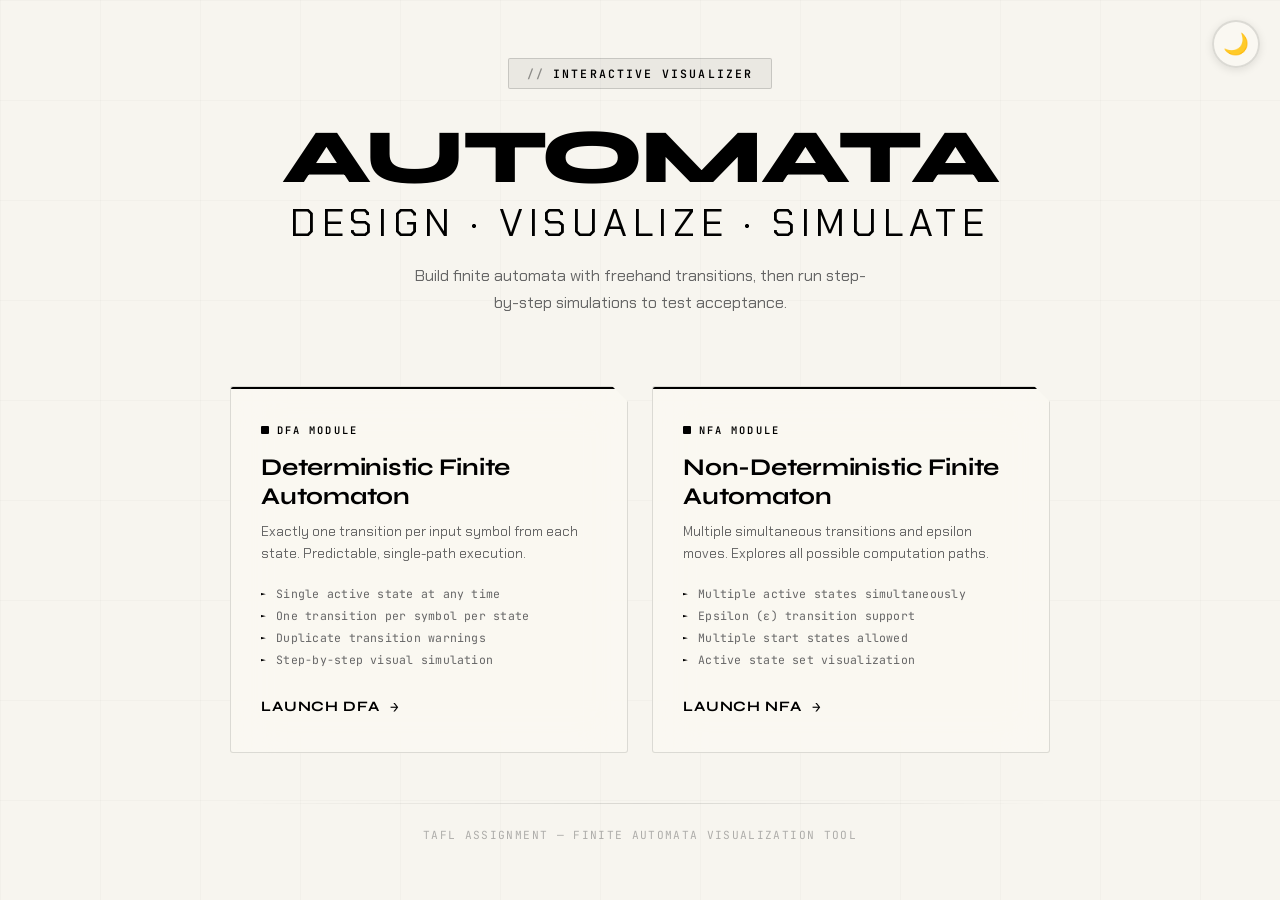
<file: docs/index.html>
<!DOCTYPE html>
<html lang="en">

<head>
    <meta charset="UTF-8">
    <meta name="viewport" content="width=device-width, initial-scale=1.0">
    <title>Automata Simulator — DFA & NFA</title>
    <link rel="preconnect" href="https://fonts.googleapis.com">
    <link rel="preconnect" href="https://fonts.gstatic.com" crossorigin>
    <link href="https://fonts.googleapis.com/css2?family=Syne:wght@400;600;700;800&family=Chakra+Petch:wght@300;400;500;600;700&family=JetBrains+Mono:wght@400;500;600;700&display=swap"
        rel="stylesheet">
    <style>
        :root {
            /* Light theme (default) */
            --bg-dark: #f7f5ef;
            --primary: #000000;
            --primary-glow: rgba(0, 0, 0, 0.15);
            --nfa-accent: #000000;
            --nfa-glow: rgba(0, 0, 0, 0.15);
            --text-primary: #000000;
            --text-secondary: #666666;
            --border-glow: rgba(0, 0, 0, 0.12);
            --surface: rgba(250, 248, 242, 0.95);
        }

        /* Dark theme */
        html[data-theme="dark"] {
            --bg-dark: #000000;
            --primary: #ffffff;
            --primary-glow: rgba(255, 255, 255, 0.25);
            --nfa-accent: #ffffff;
            --nfa-glow: rgba(255, 255, 255, 0.2);
            --text-primary: #ffffff;
            --text-secondary: #b5b5b5;
            --border-glow: rgba(255, 255, 255, 0.2);
            --surface: rgba(10, 10, 10, 0.9);
        }

        * {
            box-sizing: border-box;
            margin: 0;
            padding: 0;
        }

        body {
            background-color: var(--bg-dark);
            color: var(--text-primary);
            font-family: 'Chakra Petch', sans-serif;
            min-height: 100vh;
            overflow-x: hidden;
        }

        /* Blueprint grid — layered major + minor gridlines (light theme) */
        body::before {
            content: "";
            position: fixed;
            top: 0;
            left: 0;
            width: 100%;
            height: 100%;
            background-image:
                linear-gradient(rgba(0, 0, 0, 0.02) 1px, transparent 1px),
                linear-gradient(90deg, rgba(0, 0, 0, 0.02) 1px, transparent 1px);
            background-size: 100px 100px;
            z-index: 0;
            pointer-events: none;
        }

        [data-theme="dark"]::before {
            background-image:
                linear-gradient(rgba(255, 255, 255, 0.06) 1px, transparent 1px),
                linear-gradient(90deg, rgba(255, 255, 255, 0.06) 1px, transparent 1px);
            background-size: 140px 140px;
        }

        /* Scanline overlay */
        body::after {
            content: "";
            position: fixed;
            top: 0;
            left: 0;
            width: 100%;
            height: 100%;
            background: transparent;
            z-index: 9999;
            pointer-events: none;
        }

        [data-theme="dark"]::after {
            background: repeating-linear-gradient(
                0deg,
                transparent,
                transparent 2px,
                rgba(0, 0, 0, 0.025) 2px,
                rgba(0, 0, 0, 0.025) 4px
            );
        }

        /* Ambient glow — subtle, structural  */
        .glow {
            position: fixed;
            border-radius: 50%;
            filter: blur(140px);
            z-index: 0;
            pointer-events: none;
            opacity: 0;
        }

        [data-theme="dark"] .glow {
            opacity: 0.18;
        }

        .glow-1 {
            width: 600px;
            height: 600px;
            background: radial-gradient(circle, rgba(255, 255, 255, 0.12) 0%, transparent 70%);
            top: -200px;
            left: -100px;
            animation: glowDrift 12s ease-in-out infinite alternate;
        }

        .glow-2 {
            width: 500px;
            height: 500px;
            background: radial-gradient(circle, rgba(255, 255, 255, 0.08) 0%, transparent 70%);
            bottom: -150px;
            right: -100px;
            animation: glowDrift 15s ease-in-out infinite alternate-reverse;
        }

        @keyframes glowDrift {
            0% { transform: translate(0, 0); }
            100% { transform: translate(40px, -30px); }
        }

        /* Layout */
        .landing {
            position: relative;
            z-index: 1;
            display: flex;
            flex-direction: column;
            align-items: center;
            justify-content: center;
            min-height: 100vh;
            padding: 40px 20px;
        }

        /* Theme Toggle */
        .theme-toggle {
            position: fixed;
            top: 20px;
            right: 20px;
            z-index: 1000;
            width: 48px;
            height: 48px;
            border-radius: 50%;
            border: 2px solid var(--border-glow);
            background: var(--surface);
            color: var(--text-primary);
            cursor: pointer;
            font-size: 1.3rem;
            display: flex;
            align-items: center;
            justify-content: center;
            transition: all 0.3s ease;
            box-shadow: 0 2px 8px rgba(0, 0, 0, 0.1);
        }

        .theme-toggle:hover {
            border-color: var(--primary);
        }

        .theme-toggle:active {
            transform: scale(0.95);
        }

        /* Hero */
        .hero {
            text-align: center;
            margin-bottom: 70px;
            animation: fadeInUp 0.7s cubic-bezier(0.22, 1, 0.36, 1);
        }

        .hero-badge {
            display: inline-flex;
            align-items: center;
            gap: 8px;
            padding: 7px 18px;
            background: rgba(0, 0, 0, 0.05);
            border: 1px solid rgba(0, 0, 0, 0.15);
            border-radius: 2px;
            font-family: 'JetBrains Mono', monospace;
            font-size: 0.72rem;
            font-weight: 600;
            color: var(--primary);
            letter-spacing: 0.18em;
            text-transform: uppercase;
            margin-bottom: 28px;
        }

        [data-theme="dark"] .hero-badge {
            background: rgba(0, 255, 213, 0.06);
            border: 1px solid rgba(0, 255, 213, 0.15);
        }

        .hero-badge::before {
            content: "//";
            opacity: 0.4;
        }

        .hero h1 {
            font-family: 'Syne', sans-serif;
            font-size: clamp(2.8rem, 6vw, 5rem);
            font-weight: 800;
            line-height: 1.05;
            margin-bottom: 18px;
            color: var(--primary);
            text-shadow: none;
            letter-spacing: -0.02em;
        }

        [data-theme="dark"] .hero h1 {
            text-shadow: 0 0 60px var(--primary-glow), 0 0 120px rgba(0, 255, 213, 0.1);
        }

        .hero h1 span {
            display: block;
            color: var(--text-primary);
            font-size: 0.5em;
            font-weight: 400;
            letter-spacing: 0.15em;
            text-transform: uppercase;
            text-shadow: none;
            margin-top: 6px;
            font-family: 'Chakra Petch', sans-serif;
        }

        .hero p {
            font-size: 1rem;
            color: var(--text-secondary);
            max-width: 460px;
            margin: 0 auto;
            line-height: 1.7;
            font-weight: 400;
        }

        /* Cards grid */
        .cards {
            display: grid;
            grid-template-columns: repeat(2, 1fr);
            gap: 24px;
            max-width: 820px;
            width: 100%;
            animation: fadeInUp 0.7s cubic-bezier(0.22, 1, 0.36, 1) 0.15s backwards;
        }

        .card {
            position: relative;
            background: var(--surface);
            backdrop-filter: blur(24px) saturate(1.3);
            -webkit-backdrop-filter: blur(24px) saturate(1.3);
            border: 1px solid var(--border-glow);
            border-radius: 3px;
            padding: 36px 30px;
            text-decoration: none;
            color: inherit;
            transition: all 0.25s cubic-bezier(0.22, 1, 0.36, 1);
            overflow: hidden;
            cursor: pointer;
            clip-path: polygon(0 0, calc(100% - 16px) 0, 100% 16px, 100% 100%, 0 100%);
        }

        /* Top edge glow line */
        .card::before {
            content: "";
            position: absolute;
            top: 0;
            left: 0;
            width: 100%;
            height: 2px;
            transition: height 0.3s ease, box-shadow 0.3s ease;
            background: var(--primary);
        }

        .card-nfa::before {
            background: var(--nfa-accent);
        }

        [data-theme="dark"] .card-dfa::before {
            box-shadow: 0 0 20px var(--primary-glow);
        }

        [data-theme="dark"] .card-nfa::before {
            box-shadow: 0 0 20px var(--nfa-glow);
        }

        .card:hover {
            transform: translateY(-4px);
        }

        .card:hover::before {
            height: 3px;
        }

        [data-theme="dark"] .card-dfa:hover {
            border-color: rgba(0, 255, 213, 0.2);
            box-shadow: 0 16px 60px rgba(0, 255, 213, 0.08), 0 0 30px rgba(0, 255, 213, 0.04);
        }

        [data-theme="dark"] .card-nfa:hover {
            border-color: rgba(255, 45, 85, 0.2);
            box-shadow: 0 16px 60px rgba(255, 45, 85, 0.08), 0 0 30px rgba(255, 45, 85, 0.04);
        }

        .card-dfa:hover {
            border-color: rgba(0, 0, 0, 0.2);
            box-shadow: 0 8px 24px rgba(0, 0, 0, 0.08);
        }

        .card-nfa:hover {
            border-color: rgba(0, 0, 0, 0.2);
            box-shadow: 0 8px 24px rgba(0, 0, 0, 0.08);
        }

        /* Card type indicator */
        .card-type {
            font-family: 'JetBrains Mono', monospace;
            font-size: 0.65rem;
            font-weight: 600;
            letter-spacing: 0.2em;
            text-transform: uppercase;
            margin-bottom: 16px;
            display: flex;
            align-items: center;
            gap: 8px;
        }

        .card-type::before {
            content: "";
            width: 8px;
            height: 8px;
            border-radius: 1px;
            display: inline-block;
            background: var(--primary);
        }

        .card-nfa .card-type::before {
            background: var(--nfa-accent);
        }

        .card-dfa .card-type {
            color: var(--primary);
        }

        [data-theme="dark"] .card-dfa .card-type::before {
            box-shadow: 0 0 8px var(--primary-glow);
        }

        .card-nfa .card-type {
            color: var(--nfa-accent);
        }

        [data-theme="dark"] .card-nfa .card-type::before {
            box-shadow: 0 0 8px var(--nfa-glow);
        }

        .card h2 {
            font-family: 'Syne', sans-serif;
            font-size: 1.5rem;
            font-weight: 700;
            margin-bottom: 10px;
            letter-spacing: -0.01em;
            text-transform: none;
            text-shadow: none;
        }

        .card-dfa h2 {
            color: var(--text-primary);
        }

        .card-nfa h2 {
            color: var(--text-primary);
        }

        .card p {
            font-size: 0.85rem;
            color: var(--text-secondary);
            line-height: 1.6;
            margin-bottom: 22px;
            font-weight: 400;
        }

        .card-features {
            list-style: none;
            display: flex;
            flex-direction: column;
            gap: 7px;
            margin-bottom: 28px;
        }

        .card-features li {
            font-family: 'JetBrains Mono', monospace;
            font-size: 0.72rem;
            color: var(--text-secondary);
            display: flex;
            align-items: center;
            gap: 10px;
            letter-spacing: 0.02em;
        }

        .card-features li::before {
            content: "►";
            font-size: 0.5rem;
            flex-shrink: 0;
            color: var(--primary);
        }

        .card-nfa .card-features li::before {
            color: var(--nfa-accent);
        }

        .card-cta {
            display: inline-flex;
            align-items: center;
            gap: 10px;
            font-family: 'Syne', sans-serif;
            font-weight: 700;
            font-size: 0.9rem;
            letter-spacing: 0.06em;
            text-transform: uppercase;
            transition: gap 0.2s ease;
            color: var(--primary);
        }

        [data-theme="dark"] .card-cta {
            text-shadow: 0 0 12px var(--primary-glow);
        }

        .card-nfa .card-cta {
            color: var(--nfa-accent);
        }

        [data-theme="dark"] .card-nfa .card-cta {
            text-shadow: 0 0 12px var(--nfa-glow);
        }

        .card:hover .card-cta {
            gap: 16px;
        }

        .card-cta .arrow {
            font-family: 'JetBrains Mono', monospace;
            transition: transform 0.2s ease;
        }

        .card:hover .card-cta .arrow {
            transform: translateX(4px);
        }

        /* Decorative separator */
        .divider {
            width: 100%;
            max-width: 820px;
            height: 1px;
            background: linear-gradient(90deg, transparent, var(--border-glow), transparent);
            margin: 50px 0 24px;
            animation: fadeInUp 0.7s cubic-bezier(0.22, 1, 0.36, 1) 0.3s backwards;
        }

        /* Footer */
        .footer {
            text-align: center;
            animation: fadeInUp 0.7s cubic-bezier(0.22, 1, 0.36, 1) 0.35s backwards;
        }

        .footer p {
            font-family: 'JetBrains Mono', monospace;
            font-size: 0.7rem;
            color: var(--text-secondary);
            opacity: 0.5;
            letter-spacing: 0.12em;
            text-transform: uppercase;
        }

        /* Coordinate markers — decorative corner marks */
        .coord-mark {
            position: fixed;
            font-family: 'JetBrains Mono', monospace;
            font-size: 0.6rem;
            color: var(--border-glow);
            letter-spacing: 0.1em;
            z-index: 1;
            pointer-events: none;
            opacity: 0;
        }

        [data-theme="dark"] .coord-mark {
            opacity: 1;
        }

        .coord-tl { top: 16px; left: 16px; }
        .coord-tr { top: 16px; right: 16px; }
        .coord-bl { bottom: 16px; left: 16px; }
        .coord-br { bottom: 16px; right: 16px; }

        @keyframes fadeInUp {
            from {
                opacity: 0;
                transform: translateY(20px);
            }
            to {
                opacity: 1;
                transform: translateY(0);
            }
        }

        /* Responsive */
        @media (max-width: 640px) {
            .cards {
                grid-template-columns: 1fr;
            }

            .card {
                padding: 28px 22px;
            }

            .hero h1 {
                font-size: 2.4rem;
            }
        }

        /* Selection */
        ::selection {
            background: rgba(0, 0, 0, 0.2);
            color: var(--text-primary);
        }

        [data-theme="dark"] ::selection {
            background: rgba(0, 255, 213, 0.25);
            color: #fff;
        }
    </style>
</head>

<body>
    <!-- Theme Toggle Button -->
    <button id="theme-toggle" class="theme-toggle" title="Toggle dark/light theme" aria-label="Toggle theme">
        🌙
    </button>

    <!-- Ambient glow -->
    <div class="glow glow-1"></div>
    <div class="glow glow-2"></div>

    <!-- Decorative coordinate marks -->
    <div class="coord-mark coord-tl">0,0</div>
    <div class="coord-mark coord-tr">1920,0</div>
    <div class="coord-mark coord-bl">0,1080</div>
    <div class="coord-mark coord-br">1920,1080</div>

    <div class="landing">
        <!-- Hero Section -->
        <header class="hero">
            <div class="hero-badge">Interactive Visualizer</div>
            <h1>AUTOMATA<span>Design &middot; Visualize &middot; Simulate</span></h1>
            <p>Build finite automata with freehand transitions, then run step-by-step simulations to test acceptance.</p>
        </header>

        <!-- Simulator Cards -->
        <div class="cards">
            <a href="dfa.html" class="card card-dfa">
                <div class="card-type">DFA Module</div>
                <h2>Deterministic Finite Automaton</h2>
                <p>Exactly one transition per input symbol from each state. Predictable, single-path execution.</p>
                <ul class="card-features">
                    <li>Single active state at any time</li>
                    <li>One transition per symbol per state</li>
                    <li>Duplicate transition warnings</li>
                    <li>Step-by-step visual simulation</li>
                </ul>
                <div class="card-cta">
                    Launch DFA <span class="arrow">→</span>
                </div>
            </a>

            <a href="nfa.html" class="card card-nfa">
                <div class="card-type">NFA Module</div>
                <h2>Non-Deterministic Finite Automaton</h2>
                <p>Multiple simultaneous transitions and epsilon moves. Explores all possible computation paths.</p>
                <ul class="card-features">
                    <li>Multiple active states simultaneously</li>
                    <li>Epsilon (ε) transition support</li>
                    <li>Multiple start states allowed</li>
                    <li>Active state set visualization</li>
                </ul>
                <div class="card-cta">
                    Launch NFA <span class="arrow">→</span>
                </div>
            </a>
        </div>

        <!-- Divider + Footer -->
        <div class="divider"></div>
        <footer class="footer">
            <p>TAFL Assignment &mdash; Finite Automata Visualization Tool</p>
        </footer>
    </div>
    <script src="../scripts/theme-switcher.js"></script>
</body>

</html>
</file>
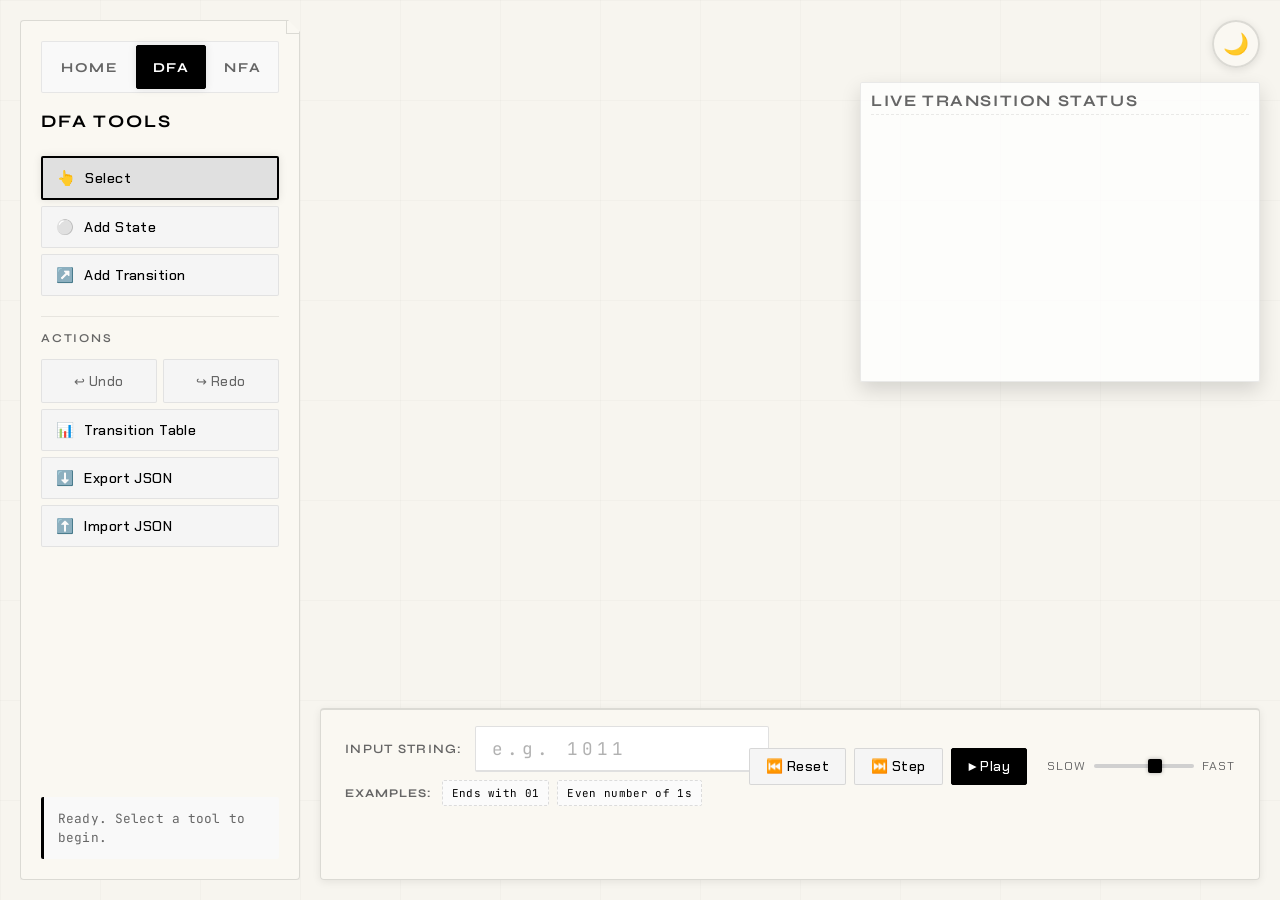
<file: docs/dfa.html>
<!DOCTYPE html>
<html lang="en">

<head>
    <meta charset="UTF-8">
    <meta name="viewport" content="width=device-width, initial-scale=1.0">
    <title>DFA Simulator</title>
    <link rel="preconnect" href="https://fonts.googleapis.com">
    <link rel="preconnect" href="https://fonts.gstatic.com" crossorigin>
    <link
        href="https://fonts.googleapis.com/css2?family=Syne:wght@400;600;700;800&family=Chakra+Petch:wght@300;400;500;600;700&family=JetBrains+Mono:wght@400;500;600;700&display=swap"
        rel="stylesheet">
    <link rel="stylesheet" href="../style/styles.css">
</head>

<body>
    <!-- Theme Toggle Button -->
    <button id="theme-toggle" class="theme-toggle" title="Toggle dark/light theme" aria-label="Toggle theme">
        🌙
    </button>

    <div class="app-container">
        <!-- Main Canvas Area -->
        <main class="canvas-container" id="canvas-container">
            <svg id="automata-canvas" width="100%" height="100%">
                <!-- SVG elements will be drawn here -->
                <defs>
                    <!-- Arrowheads -->
                    <marker id="arrow" viewBox="0 0 10 10" refX="10" refY="5" markerWidth="6" markerHeight="6"
                        orient="auto-start-reverse">
                        <path d="M 0 0 L 10 5 L 0 10 z" fill="var(--text-secondary)" />
                    </marker>
                    <marker id="arrow-selected" viewBox="0 0 10 10" refX="10" refY="5" markerWidth="6" markerHeight="6"
                        orient="auto-start-reverse">
                        <path d="M 0 0 L 10 5 L 0 10 z" fill="var(--primary)" />
                    </marker>
                    <marker id="arrow-active" viewBox="0 0 10 10" refX="10" refY="5" markerWidth="6" markerHeight="6"
                        orient="auto-start-reverse">
                        <path d="M 0 0 L 10 5 L 0 10 z" fill="var(--sim-highlight)" />
                    </marker>
                </defs>
            </svg>
            <div class="sim-live-panel" id="sim-live-panel">
                <div class="sim-live-title">Live Transition Status</div>
                <div id="sim-live-log" class="sim-live-log"></div>
            </div>
        </main>

        <!-- Tools Sidebar -->
        <aside class="sidebar tools-panel glass">
            <!-- Navigation -->
            <div class="nav-tabs">
                <a href="index.html" class="nav-tab">Home</a>
                <a href="dfa.html" class="nav-tab active">DFA</a>
                <a href="nfa.html" class="nav-tab">NFA</a>
            </div>
            <h2>DFA Tools</h2>
            <div class="tool-group">
                <button id="tool-select" class="tool-btn active" title="Select and Move">
                    <span class="icon">👆</span> Select
                </button>
                <button id="tool-state" class="tool-btn" title="Add State">
                    <span class="icon">⚪</span> Add State
                </button>
                <button id="tool-transition" class="tool-btn" title="Add Transition">
                    <span class="icon">↗️</span> Add Transition
                </button>
            </div>

            <div class="tool-group context-menu" id="state-context-menu" style="display: none;">
                <h3>State Properties</h3>
                <input type="text" id="prop-name" placeholder="State name">
                <label>
                    <input type="checkbox" id="prop-start"> Start State
                </label>
                <label>
                    <input type="checkbox" id="prop-accept"> Accept State
                </label>
                <button id="btn-delete-state" class="danger-btn">Delete State</button>
            </div>

            <div class="tool-group context-menu" id="transition-context-menu" style="display: none;">
                <h3>Transition Symbol</h3>
                <input type="text" id="transition-symbol-input" placeholder="e.g., a, b, ε">
                <small>Use commas for multiple symbols</small>
                <div id="dfa-warning" class="dfa-warning" style="display: none;"></div>
                <button id="btn-delete-transition" class="danger-btn">Delete Transition</button>
            </div>

            <div class="tool-group actions-group">
                <h3>Actions</h3>
                <div class="icon-btn-row">
                    <button id="btn-undo" class="icon-btn" title="Undo (Ctrl+Z)">↩ Undo</button>
                    <button id="btn-redo" class="icon-btn" title="Redo (Ctrl+Y)">↪ Redo</button>
                </div>
                <button id="btn-show-table" class="tool-btn" title="Show Transition Table">
                    <span class="icon">📊</span> Transition Table
                </button>
                <button id="btn-export" class="tool-btn" title="Export as JSON">
                    <span class="icon">⬇️</span> Export JSON
                </button>
                <button id="btn-import" class="tool-btn" title="Import from JSON">
                    <span class="icon">⬆️</span> Import JSON
                </button>
                <input type="file" id="import-file-input" accept=".json" style="display:none;">
            </div>

            <div class="info-box">
                <p id="status-message">Ready. Select a tool to begin.</p>
            </div>
        </aside>

        <!-- Transition Table Modal -->
        <div id="table-modal" class="modal-overlay" style="display:none;">
            <div class="modal-panel">
                <div class="modal-header">
                    <h2>Transition Table</h2>
                    <button id="btn-close-modal" class="modal-close">✕</button>
                </div>
                <div id="table-container" class="table-container"></div>
            </div>
        </div>

        <!-- Simulation Bottom Panel -->
        <footer class="bottom-panel sim-panel glass">
            <div class="sim-controls">
                <div class="sim-input-section">
                    <div class="input-group">
                        <label for="sim-input">Input String:</label>
                        <input type="text" id="sim-input" placeholder="e.g. 1011">
                    </div>
                    <div class="examples-group">
                        <div class="examples-title">Examples:</div>
                        <div class="example-list" id="example-list-dfa">
                            <button class="example-btn" data-example-id="dfa-ends-with-01">Ends with 01</button>
                            <button class="example-btn" data-example-id="dfa-even-ones">Even number of 1s</button>
                        </div>
                    </div>
                </div>

                <div class="playback-controls">
                    <button id="btn-reset" class="sim-btn" title="Reset Simulation">⏮️ Reset</button>
                    <button id="btn-step" class="sim-btn" title="Step Forward">⏭️ Step</button>
                    <button id="btn-play" class="sim-btn primary" title="Play Simulation">▶️ Play</button>
                </div>

                <div class="sim-speed">
                    <label for="speed-slider">Slow</label>
                    <input type="range" id="speed-slider" min="100" max="2000" value="800" dir="rtl">
                    <label for="speed-slider">Fast</label>
                </div>
            </div>

            <div class="sim-status">
                <div id="sim-tape" class="tape"></div>
                <div id="sim-result" class="result-badge"></div>
            </div>
        </footer>
    </div>
    <!-- Import JSON Modal -->
    <div id="import-modal" class="modal-overlay" style="display:none;">
        <div class="modal-panel" style="max-width:960px;width:min(96vw,960px);">
            <div class="modal-header">
                <h2>Import JSON</h2>
                <button id="btn-import-modal-close" class="modal-close">✕</button>
            </div>
            <p style="color:var(--text-secondary);font-size:0.82rem;margin-bottom:12px;">
                Your JSON must follow this DFA template. Edit it and save as <code>.json</code>, then upload below.
            </p>
            <pre class="import-template-box">{
    "type": "DFA",
    "version": 1,
    "nodeCounter": 3,
    "edgeCounter": 4,
    "nodes": [
        { "id": "q0", "label": "q0", "x": 100, "y": 200, "isStart": true,  "isAccept": false },
        { "id": "q1", "label": "q1", "x": 300, "y": 100, "isStart": false, "isAccept": false },
        { "id": "q2", "label": "q2", "x": 300, "y": 300, "isStart": false, "isAccept": true  }
    ],
    "edges": [
        { "id": "e0", "from": "q0", "to": "q1", "symbols": ["a"], "cpX": null, "cpY": null },
        { "id": "e1", "from": "q0", "to": "q2", "symbols": ["b"], "cpX": null, "cpY": null },
        { "id": "e2", "from": "q1", "to": "q2", "symbols": ["b"], "cpX": null, "cpY": null },
        { "id": "e3", "from": "q2", "to": "q2", "symbols": ["a"], "cpX": null, "cpY": null }
    ]
    }</pre>
            <div style="display:flex;gap:10px;margin-top:16px;justify-content:flex-end;">
                <button id="btn-import-file-pick" class="tool-btn" style="width:auto;padding:8px 18px;">
                    <span class="icon">⬆️</span> Choose File &amp; Import
                </button>
            </div>
        </div>
    </div>

    <style>
    /* Active edge highlight during simulation */
    g.transition.active-edge-sim .transition-path {
        stroke: var(--sim-highlight) !important;
        stroke-width: 3.5px !important;
        filter: drop-shadow(0 0 6px rgba(90, 175, 100, 0.45));
        marker-end: url(#arrow-active) !important;
    }
    g.transition.active-edge-sim .transition-text {
        fill: #3f8f4d !important;
        font-weight: 700;
    }

    /* Import template code box */
    .import-template-box {
        background: #ffffff;
        border: 1px solid #000000;
        border-radius: 8px;
        padding: 14px;
        font-family: 'JetBrains Mono', monospace;
        font-size: 0.72rem;
        color: #000000;
        overflow-x: auto;
        white-space: pre;
        line-height: 1.6;
        max-height: 400px;
        overflow-y: auto;
    }

    html[data-theme="dark"] .import-template-box {
        background: #000000;
        border-color: #ffffff;
        color: #ffffff;
    }
    </style>
    <script src="../scripts/theme-switcher.js"></script>
    <script src="../scripts/dfa.js"></script>
</body>

</html>
</file>
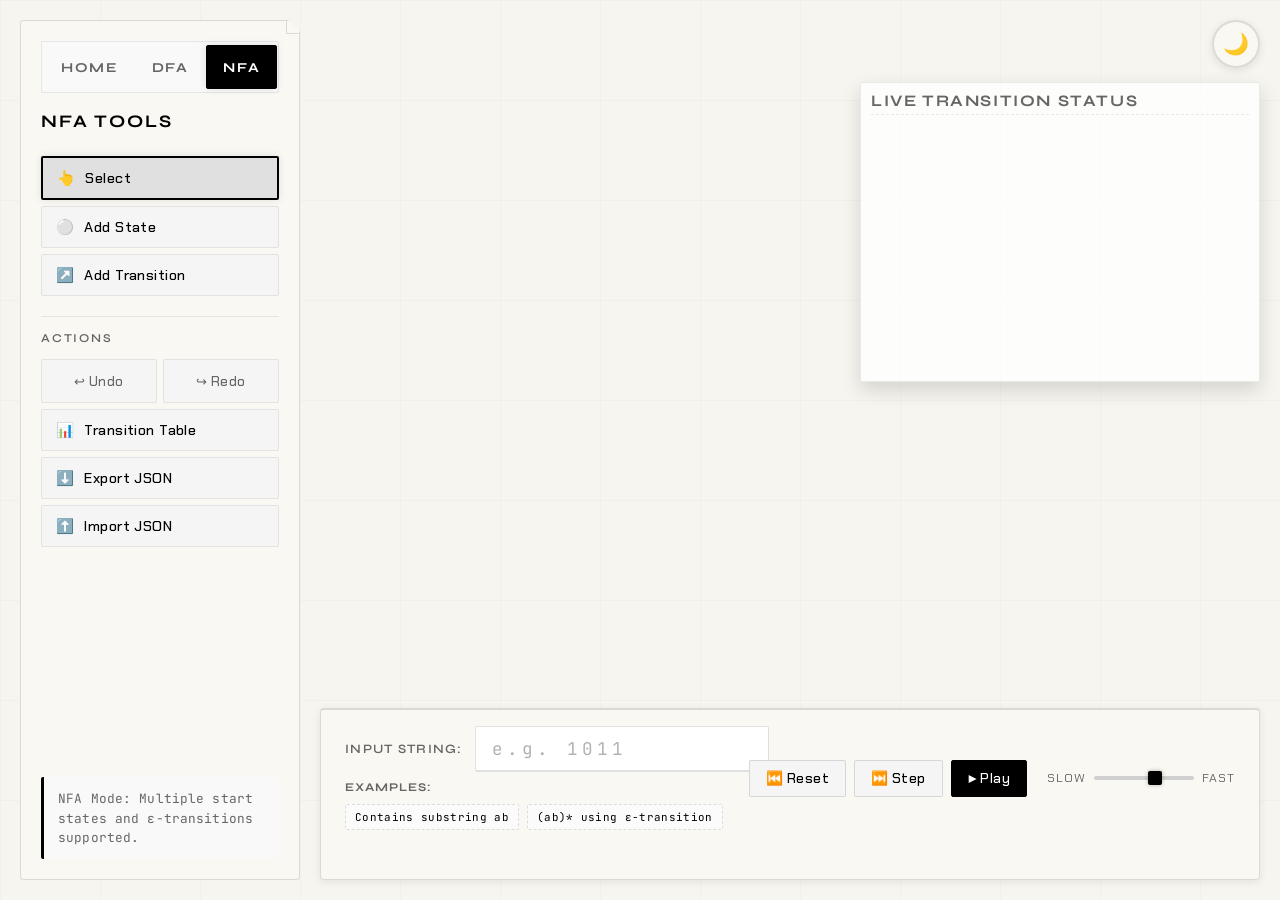
<file: docs/nfa.html>
<!DOCTYPE html>
<html lang="en">

<head>
    <meta charset="UTF-8">
    <meta name="viewport" content="width=device-width, initial-scale=1.0">
    <title>NFA Simulator</title>
    <link rel="preconnect" href="https://fonts.googleapis.com">
    <link rel="preconnect" href="https://fonts.gstatic.com" crossorigin>
    <link href="https://fonts.googleapis.com/css2?family=Syne:wght@400;600;700;800&family=Chakra+Petch:wght@300;400;500;600;700&family=JetBrains+Mono:wght@400;500;600;700&display=swap" rel="stylesheet">
    <link rel="stylesheet" href="../style/styles.css">
</head>

<body>
    <!-- Theme Toggle Button -->
    <button id="theme-toggle" class="theme-toggle" title="Toggle dark/light theme" aria-label="Toggle theme">
        🌙
    </button>

    <div class="app-container">
        <!-- Main Canvas Area -->
        <main class="canvas-container" id="canvas-container">
            <svg id="automata-canvas" width="100%" height="100%">
                <defs>
                    <marker id="arrow" viewBox="0 0 10 10" refX="10" refY="5" markerWidth="6" markerHeight="6"
                        orient="auto-start-reverse">
                        <path d="M 0 0 L 10 5 L 0 10 z" fill="var(--text-secondary)" />
                    </marker>
                    <marker id="arrow-selected" viewBox="0 0 10 10" refX="10" refY="5" markerWidth="6" markerHeight="6"
                        orient="auto-start-reverse">
                        <path d="M 0 0 L 10 5 L 0 10 z" fill="var(--primary)" />
                    </marker>
                    <marker id="arrow-active" viewBox="0 0 10 10" refX="10" refY="5" markerWidth="6" markerHeight="6"
                        orient="auto-start-reverse">
                        <path d="M 0 0 L 10 5 L 0 10 z" fill="var(--sim-highlight)" />
                    </marker>
                </defs>
            </svg>
            <div class="sim-live-panel" id="sim-live-panel">
                <div class="sim-live-title">Live Transition Status</div>
                <div id="sim-live-log" class="sim-live-log"></div>
            </div>
        </main>

        <!-- Tools Sidebar -->
        <aside class="sidebar tools-panel glass">
            <!-- Navigation -->
            <div class="nav-tabs">
                <a href="index.html" class="nav-tab">Home</a>
                <a href="dfa.html" class="nav-tab">DFA</a>
                <a href="nfa.html" class="nav-tab active">NFA</a>
            </div>
            <h2>NFA Tools</h2>
            <div class="tool-group">
                <button id="tool-select" class="tool-btn active" title="Select and Move">
                    <span class="icon">👆</span> Select
                </button>
                <button id="tool-state" class="tool-btn" title="Add State">
                    <span class="icon">⚪</span> Add State
                </button>
                <button id="tool-transition" class="tool-btn" title="Add Transition">
                    <span class="icon">↗️</span> Add Transition
                </button>
            </div>

            <div class="tool-group context-menu" id="state-context-menu" style="display: none;">
                <h3>State Properties</h3>
                <input type="text" id="prop-name" placeholder="State name">
                <label>
                    <input type="checkbox" id="prop-start"> Start State
                </label>
                <label>
                    <input type="checkbox" id="prop-accept"> Accept State
                </label>
                <button id="btn-delete-state" class="danger-btn">Delete State</button>
            </div>

            <div class="tool-group context-menu" id="transition-context-menu" style="display: none;">
                <h3>Transition Symbol</h3>
                <input type="text" id="transition-symbol-input" placeholder="e.g., a, b, ε">
                <small>Use commas for multiple symbols. Use ε for epsilon.</small>
                <button id="btn-delete-transition" class="danger-btn">Delete Transition</button>
            </div>

            <div class="tool-group actions-group">
                <h3>Actions</h3>
                <div class="icon-btn-row">
                    <button id="btn-undo" class="icon-btn" title="Undo (Ctrl+Z)">↩ Undo</button>
                    <button id="btn-redo" class="icon-btn" title="Redo (Ctrl+Y)">↪ Redo</button>
                </div>
                <button id="btn-show-table" class="tool-btn" title="Show Transition Table">
                    <span class="icon">📊</span> Transition Table
                </button>
                <button id="btn-export" class="tool-btn" title="Export as JSON">
                    <span class="icon">⬇️</span> Export JSON
                </button>
                <button id="btn-import" class="tool-btn" title="Import from JSON">
                    <span class="icon">⬆️</span> Import JSON
                </button>
                <input type="file" id="import-file-input" accept=".json" style="display:none;">
            </div>

            <div class="info-box nfa-info">
                <p id="status-message">NFA Mode: Multiple start states and ε-transitions supported.</p>
            </div>
        </aside>

        <!-- Transition Table Modal -->
        <div id="table-modal" class="modal-overlay" style="display:none;">
            <div class="modal-panel">
                <div class="modal-header">
                    <h2>Transition Table</h2>
                    <button id="btn-close-modal" class="modal-close">✕</button>
                </div>
                <div id="table-container" class="table-container"></div>
            </div>
        </div>

        <!-- Simulation Bottom Panel -->
        <footer class="bottom-panel sim-panel glass">
            <div class="sim-controls">
                <div class="sim-input-section">
                    <div class="input-group">
                        <label for="sim-input">Input String:</label>
                        <input type="text" id="sim-input" placeholder="e.g. 1011">
                    </div>
                    <div class="examples-group">
                        <div class="examples-title">Examples:</div>
                        <div class="example-list" id="example-list-nfa">
                            <button class="example-btn" data-example-id="nfa-contains-ab">Contains substring ab</button>
                            <button class="example-btn" data-example-id="nfa-epsilon-ab-star">(ab)* using ε-transition</button>
                        </div>
                    </div>
                </div>

                <div class="playback-controls">
                    <button id="btn-reset" class="sim-btn" title="Reset Simulation">⏮️ Reset</button>
                    <button id="btn-step" class="sim-btn" title="Step Forward">⏭️ Step</button>
                    <button id="btn-play" class="sim-btn primary" title="Play Simulation">▶️ Play</button>
                </div>

                <div class="sim-speed">
                    <label for="speed-slider">Slow</label>
                    <input type="range" id="speed-slider" min="100" max="2000" value="800" dir="rtl">
                    <label for="speed-slider">Fast</label>
                </div>
            </div>

            <div class="sim-status">
                <div id="sim-tape" class="tape"></div>
                <div id="sim-result" class="result-badge"></div>
            </div>
        </footer>
    </div>
    <!-- Import JSON Modal -->
    <div id="import-modal" class="modal-overlay" style="display:none;">
        <div class="modal-panel" style="max-width:960px;width:min(96vw,960px);">
            <div class="modal-header">
                <h2>Import JSON</h2>
                <button id="btn-import-modal-close" class="modal-close">✕</button>
            </div>
            <p style="color:var(--text-secondary);font-size:0.82rem;margin-bottom:12px;">
                Your JSON must follow this NFA template. Edit it and save as <code>.json</code>, then upload below.
            </p>
            <pre class="import-template-box">{
            "type": "NFA",
            "version": 1,
            "nodeCounter": 4,
            "edgeCounter": 6,
            "nodes": [
                { "id": "q0", "label": "q0", "x": 100, "y": 200, "isStart": true,  "isAccept": false },
                { "id": "q1", "label": "q1", "x": 300, "y": 100, "isStart": false, "isAccept": false },
                { "id": "q2", "label": "q2", "x": 300, "y": 300, "isStart": false, "isAccept": false },
                { "id": "q3", "label": "q3", "x": 500, "y": 200, "isStart": false, "isAccept": true  }
            ],
            "edges": [
                { "id": "e0", "from": "q0", "to": "q1", "symbols": ["a"],     "cpX": null, "cpY": null },
                { "id": "e1", "from": "q0", "to": "q2", "symbols": ["ε"],     "cpX": null, "cpY": null },
                { "id": "e2", "from": "q1", "to": "q1", "symbols": ["a","b"], "cpX": null, "cpY": null },
                { "id": "e3", "from": "q1", "to": "q3", "symbols": ["b"],     "cpX": null, "cpY": null },
                { "id": "e4", "from": "q2", "to": "q3", "symbols": ["a","b"], "cpX": null, "cpY": null },
                { "id": "e5", "from": "q3", "to": "q0", "symbols": ["ε"],     "cpX": 300,  "cpY": 250 }
            ]
            }</pre>
            <div style="display:flex;gap:10px;margin-top:16px;justify-content:flex-end;">
                <button id="btn-import-file-pick" class="tool-btn" style="width:auto;padding:8px 18px;">
                    <span class="icon">⬆️</span> Choose File &amp; Import
                </button>
            </div>
        </div>
    </div>

    <style>
    /* Active edge highlight during simulation */
    g.transition.active-edge-sim .transition-path {
        stroke: var(--sim-highlight) !important;
        stroke-width: 3.5px !important;
        filter: drop-shadow(0 0 6px rgba(90, 175, 100, 0.45));
        marker-end: url(#arrow-active) !important;
    }
    g.transition.active-edge-sim .transition-text {
        fill: #3f8f4d !important;
        font-weight: 700;
    }

    /* Import template code box */
    .import-template-box {
        background: #ffffff;
        border: 1px solid #000000;
        border-radius: 8px;
        padding: 14px;
        font-family: 'JetBrains Mono', monospace;
        font-size: 0.72rem;
        color: #000000;
        overflow-x: auto;
        white-space: pre;
        line-height: 1.6;
        max-height: 320px;
        overflow-y: auto;
    }

    html[data-theme="dark"] .import-template-box {
        background: #000000;
        border-color: #ffffff;
        color: #ffffff;
    }
    </style>
    <script src="../scripts/theme-switcher.js"></script>
    <script src="../scripts/nfa.js"></script>
</body>

</html>
</file>
<file: style/styles.css>
/* ============================================================
   AUTOMATA SIMULATOR — "Technical Blueprint" Design System
   Aesthetic: Oscilloscope × Blueprint × Terminal
   Fonts: Syne (display), Chakra Petch (body), JetBrains Mono (code)
   ============================================================ */

@import url('https://fonts.googleapis.com/css2?family=Syne:wght@400;600;700;800&family=Chakra+Petch:wght@300;400;500;600;700&family=JetBrains+Mono:wght@400;500;600;700&display=swap');

:root {
    /* Light theme (default) */
    --bg-dark: #f7f5ef;
    --bg-surface: rgba(250, 248, 242, 0.98);
    --border-glow: rgba(0, 0, 0, 0.12);
    --border-dim: rgba(0, 0, 0, 0.08);
    --text-primary: #000000;
    --text-secondary: #666666;

    --primary: #000000;
    --primary-hover: #333333;
    --primary-glow: rgba(0, 0, 0, 0.15);
    --primary-glow-intense: rgba(0, 0, 0, 0.25);

    --accent: #000000;
    --accent-glow: rgba(0, 0, 0, 0.15);

    --success: #000000;
    --danger: #000000;

    --state-bg: rgba(240, 240, 240, 0.8);
    --state-border: rgba(0, 0, 0, 0.4);
    --state-size: 50px;
    --sim-highlight: #9be8a5;

    font-family: 'Chakra Petch', sans-serif;
}

/* Dark theme */
html[data-theme="dark"] {
    --bg-dark: #000000;
    --bg-surface: rgba(8, 8, 8, 0.95);
    --border-glow: rgba(255, 255, 255, 0.2);
    --border-dim: rgba(255, 255, 255, 0.12);
    --text-primary: #ffffff;
    --text-secondary: #b5b5b5;

    --primary: #ffffff;
    --primary-hover: #d9d9d9;
    --primary-glow: rgba(255, 255, 255, 0.25);
    --primary-glow-intense: rgba(255, 255, 255, 0.4);

    --accent: #ffffff;
    --accent-glow: rgba(255, 255, 255, 0.2);

    --success: #ffffff;
    --danger: #ffffff;

    --state-bg: rgba(20, 20, 20, 0.9);
    --state-border: rgba(255, 255, 255, 0.35);
    --sim-highlight: #9be8a5;
}

* {
    box-sizing: border-box;
    margin: 0;
    padding: 0;
}

body {
    background-color: var(--bg-dark);
    color: var(--text-primary);
    overflow: hidden;
    height: 100vh;
    width: 100vw;
}

/* Subtle grid background */
body::before {
    content: "";
    position: absolute;
    top: 0;
    left: 0;
    width: 100%;
    height: 100%;
    background-image:
        linear-gradient(rgba(0, 0, 0, 0.02) 1px, transparent 1px),
        linear-gradient(90deg, rgba(0, 0, 0, 0.02) 1px, transparent 1px);
    background-size: 100px 100px;
    z-index: -1;
    pointer-events: none;
}

[data-theme="dark"]::before {
    background-image:
        linear-gradient(rgba(255, 255, 255, 0.06) 1px, transparent 1px),
        linear-gradient(90deg, rgba(255, 255, 255, 0.06) 1px, transparent 1px);
    background-size: 140px 140px;
}

.app-container {
    display: flex;
    height: 100%;
    width: 100%;
    position: relative;
}

/* Theme Toggle Button */
.theme-toggle {
    position: fixed;
    top: 20px;
    right: 20px;
    z-index: 1000;
    width: 48px;
    height: 48px;
    border-radius: 50%;
    border: 2px solid var(--border-glow);
    background: var(--bg-surface);
    color: var(--text-primary);
    cursor: pointer;
    font-size: 1.3rem;
    display: flex;
    align-items: center;
    justify-content: center;
    transition: all 0.3s ease;
    box-shadow: 0 2px 8px rgba(0, 0, 0, 0.1);
}

.theme-toggle:hover {
    border-color: var(--primary);
    box-shadow: 0 4px 12px rgba(0, 0, 0, 0.15);
}

.theme-toggle:active {
    transform: scale(0.95);
}

.help-toggle {
    position: fixed;
    top: 20px;
    right: 78px;
    z-index: 1000;
    width: 48px;
    height: 48px;
    border-radius: 50%;
    border: 2px solid var(--bg-dark);
    background: var(--text-primary);
    color: var(--bg-dark);
    cursor: pointer;
    font-family: 'Syne', sans-serif;
    font-size: 1.56rem;
    font-weight: 800;
    display: flex;
    align-items: center;
    justify-content: center;
    transition: all 0.25s ease;
    box-shadow: 0 4px 14px rgba(0, 0, 0, 0.2);
}

.help-toggle::before {
    content: "How to Use";
    position: absolute;
    right: calc(100% + 10px);
    top: 50%;
    transform: translateY(-50%) translateX(8px);
    opacity: 0;
    pointer-events: none;
    white-space: nowrap;
    padding: 8px 12px;
    border-radius: 999px;
    border: 1px solid var(--text-primary);
    background: var(--bg-dark);
    color: var(--text-primary);
    font-family: 'Chakra Petch', sans-serif;
    font-size: 0.82rem;
    font-weight: 700;
    letter-spacing: 0.04em;
    transition: opacity 0.25s ease, transform 0.25s ease;
}

.help-toggle:hover {
    transform: translateY(-1px);
    box-shadow: 0 6px 16px rgba(0, 0, 0, 0.28);
}

.help-toggle:hover::before {
    opacity: 1;
    transform: translateY(-50%) translateX(0);
}

.help-toggle:active {
    transform: scale(0.95);
}

html[data-theme="dark"] .help-toggle {
    border-color: #000000;
    box-shadow: 0 4px 16px rgba(255, 255, 255, 0.18);
}

html[data-theme="dark"] .help-toggle::before {
    border-color: #ffffff;
    background: #000000;
    color: #ffffff;
}

/* Panel base — replaces old glassmorphism */
.glass {
    background: var(--bg-surface);
    backdrop-filter: blur(20px) saturate(1.4);
    -webkit-backdrop-filter: blur(20px) saturate(1.4);
    border: 1px solid var(--border-glow);
    box-shadow:
        0 0 30px rgba(0, 255, 213, 0.04),
        inset 0 1px 0 rgba(0, 255, 213, 0.06);
}

html[data-theme="dark"] .glass {
    box-shadow: 0 2px 10px rgba(0, 0, 0, 0.45);
}

.glass {
    box-shadow: 0 2px 8px rgba(0, 0, 0, 0.08);
}

html[data-theme="dark"] .glass {
    box-shadow: 0 2px 10px rgba(0, 0, 0, 0.45);
}

/* Layout Panels */
.canvas-container {
    flex-grow: 1;
    position: relative;
    cursor: crosshair;
}

svg#automata-canvas {
    width: 100%;
    height: 100%;
    display: block;
}

.sidebar {
    width: 280px;
    height: calc(100vh - 40px);
    position: absolute;
    top: 20px;
    left: 20px;
    border-radius: 4px;
    padding: 20px;
    display: flex;
    flex-direction: column;
    gap: 18px;
    z-index: 10;
    clip-path: polygon(0 0, calc(100% - 12px) 0, 100% 12px, 100% 100%, 0 100%);
}

/* Corner cut decoration for sidebar */
.sidebar::before {
    content: "";
    position: absolute;
    top: 0;
    right: 0;
    width: 12px;
    height: 12px;
    border-bottom: 1px solid var(--border-glow);
    border-left: 1px solid var(--border-glow);
    transform: rotate(0deg);
    pointer-events: none;
}

.bottom-panel {
    position: absolute;
    bottom: 20px;
    left: 320px;
    right: 20px;
    height: 172px;
    border-radius: 4px;
    padding: 16px 24px;
    display: flex;
    flex-direction: column;
    gap: 12px;
    z-index: 10;
    border-top: 2px solid rgba(0, 0, 0, 0.12);
}

html[data-theme="dark"] .bottom-panel {
    border-top: 2px solid rgba(0, 255, 213, 0.15);
}

/* Typography & Headings */
h2 {
    font-family: 'Syne', sans-serif;
    font-size: 1.1rem;
    font-weight: 700;
    color: var(--primary);
    letter-spacing: 0.12em;
    text-transform: uppercase;
    margin-bottom: 6px;
    text-shadow: none;
}

h3 {
    font-family: 'Syne', sans-serif;
    font-size: 0.75rem;
    font-weight: 600;
    color: var(--text-secondary);
    margin-bottom: 8px;
    text-transform: uppercase;
    letter-spacing: 0.15em;
}

/* Tools Sidebar Styles */
.tool-group {
    display: flex;
    flex-direction: column;
    gap: 6px;
}

.tool-btn {
    display: flex;
    align-items: center;
    gap: 10px;
    width: 100%;
    padding: 11px 14px;
    background: #f5f5f5;
    border: 1px solid var(--border-dim);
    border-radius: 2px;
    color: var(--text-primary);
    font-family: 'Chakra Petch', sans-serif;
    font-size: 0.9rem;
    font-weight: 500;
    cursor: pointer;
    transition: all 0.15s ease;
    text-align: left;
    letter-spacing: 0.03em;
    position: relative;
    overflow: hidden;
}

html[data-theme="dark"] .tool-btn {
    background: #0f0f0f;
    border: 1px solid var(--border-dim);
    color: var(--text-primary);
}

.tool-btn::before {
    content: "";
    position: absolute;
    left: 0;
    top: 0;
    width: 0;
    height: 100%;
    background: rgba(0, 0, 0, 0.05);
    transition: width 0.3s ease;
}

html[data-theme="dark"] .tool-btn::before {
    background: linear-gradient(90deg, rgba(255, 255, 255, 0.08), transparent);
}

.tool-btn:hover {
    border-color: rgba(0, 0, 0, 0.25);
    color: var(--primary);
    background: #e8e8e8;
}

html[data-theme="dark"] .tool-btn:hover {
    border-color: rgba(255, 255, 255, 0.3);
    color: #fff;
    background: #1a1a1a;
}

.tool-btn:hover::before {
    width: 100%;
}

.tool-btn.active {
    background: #e0e0e0;
    border-color: var(--primary);
    border-width: 2px;
    color: var(--primary);
    box-shadow: 0 0 8px rgba(0, 0, 0, 0.1);
    text-shadow: none;
}

html[data-theme="dark"] .tool-btn.active {
    background: #1a1a1a;
    border-color: var(--primary);
    border-width: 2px;
    color: var(--primary);
    box-shadow: 0 0 0 1px rgba(255, 255, 255, 0.2);
    text-shadow: none;
}

.tool-btn.active::before {
    width: 100%;
    background: transparent;
}

.danger-btn {
    background: #f0f0f0;
    color: var(--danger);
    border: 1px solid rgba(0, 0, 0, 0.25);
    padding: 10px;
    border-radius: 2px;
    cursor: pointer;
    margin-top: 10px;
    transition: all 0.15s;
    font-family: 'Chakra Petch', sans-serif;
    font-weight: 600;
    letter-spacing: 0.05em;
    text-transform: uppercase;
    font-size: 0.8rem;
}

html[data-theme="dark"] .danger-btn {
    background: #111111;
    color: var(--danger);
    border: 1px solid rgba(255, 255, 255, 0.3);
}

.danger-btn:hover {
    background: var(--danger);
    color: #ffffff;
    box-shadow: 0 0 8px rgba(0, 0, 0, 0.15);
}

html[data-theme="dark"] .danger-btn:hover {
    background: var(--danger);
    color: #000000;
    box-shadow: none;
}

.context-menu {
    background: rgba(255, 255, 255, 0.95);
    padding: 14px;
    border-radius: 2px;
    border: 1px solid var(--border-glow);
    border-left: 3px solid var(--primary);
}

html[data-theme="dark"] .context-menu {
    background: rgba(8, 8, 8, 0.95);
    border: 1px solid var(--border-glow);
}

.context-menu label {
    display: flex;
    align-items: center;
    gap: 8px;
    font-size: 0.85rem;
    margin-bottom: 8px;
    cursor: pointer;
    color: var(--text-primary);
    font-weight: 400;
}

.context-menu input[type="checkbox"] {
    accent-color: var(--primary);
}

.context-menu input[type="text"] {
    width: 100%;
    padding: 10px 12px;
    background: #ffffff;
    border: 1px solid var(--border-glow);
    border-radius: 2px;
    color: var(--primary);
    font-family: 'JetBrains Mono', monospace;
    font-size: 0.95rem;
    outline: none;
    margin-bottom: 5px;
    letter-spacing: 0.05em;
}

html[data-theme="dark"] .context-menu input[type="text"] {
    background: rgba(0, 20, 18, 0.6);
    border: 1px solid var(--border-glow);
    color: var(--primary);
}

.context-menu input[type="text"]:focus {
    border-color: var(--primary);
    box-shadow: 0 0 8px rgba(0, 0, 0, 0.1);
}

.context-menu input[type="text"]::placeholder {
    color: var(--text-secondary);
    opacity: 0.6;
}

.context-menu small {
    color: var(--text-secondary);
    font-size: 0.72rem;
    display: block;
    margin-bottom: 10px;
    letter-spacing: 0.02em;
}

.info-box {
    margin-top: auto;
    padding: 12px 14px;
    background: #f9f9f9;
    border-radius: 2px;
    font-size: 0.8rem;
    color: var(--text-secondary);
    border-left: 3px solid var(--primary);
    font-family: 'JetBrains Mono', monospace;
    line-height: 1.5;
    letter-spacing: 0.01em;
}

html[data-theme="dark"] .info-box {
    background: rgba(0, 20, 18, 0.6);
    color: var(--text-secondary);
    border-left: 3px solid var(--primary);
}

/* Simulation Panel Styles */
.sim-controls {
    display: flex;
    align-items: center;
    justify-content: space-between;
    gap: 20px;
}

.input-group {
    flex-grow: 1;
    display: flex;
    align-items: center;
    gap: 12px;
}

.sim-input-section {
    flex: 1;
    min-width: 340px;
    display: flex;
    flex-direction: column;
    gap: 8px;
}

.examples-group {
    display: flex;
    align-items: center;
    gap: 10px;
    flex-wrap: wrap;
}

.examples-title {
    font-family: 'Syne', sans-serif;
    font-size: 0.74rem;
    font-weight: 700;
    letter-spacing: 0.08em;
    text-transform: uppercase;
    color: var(--text-secondary);
}

.example-list {
    display: flex;
    gap: 8px;
    flex-wrap: wrap;
}

.example-btn {
    border: 1px dashed var(--border-glow);
    background: #fbfbfb;
    color: var(--text-primary);
    padding: 5px 9px;
    border-radius: 2px;
    font-family: 'JetBrains Mono', monospace;
    font-size: 0.68rem;
    letter-spacing: 0.03em;
    cursor: pointer;
    transition: all 0.15s ease;
}

html[data-theme="dark"] .example-btn {
    background: #0e0e0e;
}

.example-btn:hover {
    border-style: solid;
    border-color: var(--primary);
    color: var(--primary);
    background: #efefef;
}

html[data-theme="dark"] .example-btn:hover {
    background: #191919;
}

.input-group label {
    font-family: 'Syne', sans-serif;
    font-weight: 600;
    font-size: 0.8rem;
    letter-spacing: 0.1em;
    text-transform: uppercase;
    color: var(--text-secondary);
    white-space: nowrap;
}

.input-group input {
    flex-grow: 1;
    padding: 10px 16px;
    background: #ffffff;
    border: 1px solid var(--border-glow);
    border-bottom: 2px solid var(--border-glow);
    border-radius: 2px;
    color: var(--primary);
    font-size: 1.1rem;
    outline: none;
    letter-spacing: 4px;
    font-family: 'JetBrains Mono', monospace;
    text-shadow: none;
}

html[data-theme="dark"] .input-group input {
    background: rgba(0, 20, 18, 0.5);
    border: 1px solid var(--border-glow);
    border-bottom: 2px solid rgba(0, 255, 213, 0.2);
    color: var(--primary);
    text-shadow: 0 0 8px var(--primary-glow);
}

.input-group input:focus {
    border-color: var(--primary);
    box-shadow: 0 0 8px rgba(0, 0, 0, 0.1);
    background: #ffffff;
}

html[data-theme="dark"] .input-group input:focus {
    border-color: var(--primary);
    box-shadow: 0 0 15px rgba(0, 255, 213, 0.12);
    background: rgba(0, 30, 25, 0.6);
}

.input-group input::placeholder {
    color: var(--text-secondary);
    opacity: 0.5;
    text-shadow: none;
}

.playback-controls {
    display: flex;
    gap: 8px;
}

.sim-btn {
    padding: 9px 16px;
    background: #f5f5f5;
    border: 1px solid var(--border-glow);
    border-radius: 2px;
    color: var(--text-primary);
    cursor: pointer;
    font-family: 'Chakra Petch', sans-serif;
    font-weight: 500;
    font-size: 0.85rem;
    transition: all 0.15s;
    display: flex;
    align-items: center;
    gap: 6px;
    letter-spacing: 0.03em;
}

html[data-theme="dark"] .sim-btn {
    background: rgba(0, 255, 213, 0.04);
    border: 1px solid var(--border-glow);
    color: var(--text-primary);
}

.sim-btn:hover {
    background: #e8e8e8;
    border-color: rgba(0, 0, 0, 0.25);
    color: var(--primary);
}

html[data-theme="dark"] .sim-btn:hover {
    background: rgba(0, 255, 213, 0.08);
    border-color: rgba(0, 255, 213, 0.3);
    color: var(--primary);
}

.sim-btn.primary {
    background: #000000;
    border-color: var(--primary);
    color: #ffffff;
    text-shadow: none;
}

html[data-theme="dark"] .sim-btn.primary {
    background: rgba(0, 255, 163, 0.12);
    border-color: var(--success);
    color: var(--success);
    text-shadow: 0 0 8px rgba(0, 255, 163, 0.4);
}

.sim-btn.primary:hover {
    background: #333333;
    color: #ffffff;
    box-shadow: 0 0 8px rgba(0, 0, 0, 0.2);
    text-shadow: none;
}

html[data-theme="dark"] .sim-btn.primary:hover {
    background: var(--success);
    color: #020a13;
    box-shadow: 0 0 20px rgba(0, 255, 163, 0.4);
    text-shadow: none;
}

.sim-btn:disabled {
    opacity: 0.3;
    cursor: not-allowed;
}

.sim-speed {
    display: flex;
    align-items: center;
    gap: 8px;
    font-size: 0.78rem;
    color: var(--text-secondary);
    text-transform: uppercase;
    letter-spacing: 0.08em;
    font-family: 'Chakra Petch', sans-serif;
}

/* Custom range slider */
.sim-speed input[type="range"] {
    -webkit-appearance: none;
    appearance: none;
    width: 100px;
    height: 4px;
    background: #d0d0d0;
    border-radius: 2px;
    outline: none;
}

.sim-speed input[type="range"]::-webkit-slider-thumb {
    -webkit-appearance: none;
    appearance: none;
    width: 14px;
    height: 14px;
    background: var(--primary);
    border-radius: 2px;
    cursor: pointer;
    box-shadow: 0 0 4px rgba(0, 0, 0, 0.3);
}

.sim-status {
    display: flex;
    align-items: center;
    justify-content: space-between;
    gap: 14px;
}

.tape {
    display: flex;
    gap: 3px;
    font-family: 'JetBrains Mono', monospace;
    font-size: 1.1rem;
    height: 36px;
    align-items: center;
}

.tape-cell {
    width: 32px;
    height: 36px;
    display: flex;
    align-items: center;
    justify-content: center;
    background: #f5f5f5;
    border: 1px solid rgba(0, 0, 0, 0.15);
    border-radius: 1px;
    transition: all 0.2s;
    color: var(--text-primary);
}

.tape-cell.active {
    background: #e0e0e0;
    border-color: var(--primary);
    box-shadow: 0 0 8px rgba(0, 0, 0, 0.15);
    color: var(--primary);
    text-shadow: none;
    transform: scale(1.15);
}

.tape-cell.consumed {
    color: var(--text-secondary);
    opacity: 0.35;
    background: transparent;
    border-color: transparent;
}

html[data-theme="dark"] .tape-cell {
    background: #111111;
    border-color: rgba(255, 255, 255, 0.25);
    color: #ffffff;
}

html[data-theme="dark"] .tape-cell.active {
    background: #1a2a1d;
    border-color: var(--sim-highlight);
    box-shadow: 0 0 10px rgba(155, 232, 165, 0.35);
    color: #d9ffe1;
}

html[data-theme="dark"] .tape-cell.consumed {
    background: #0b0b0b;
    border-color: rgba(255, 255, 255, 0.12);
    color: #8a8a8a;
    opacity: 0.55;
}

.result-badge {
    padding: 6px 18px;
    border-radius: 2px;
    font-family: 'Syne', sans-serif;
    font-weight: 700;
    font-size: 0.85rem;
    letter-spacing: 0.1em;
    text-transform: uppercase;
    opacity: 0;
    transition: opacity 0.3s;
}

.result-badge.accepted {
    background: #e8f8eb;
    color: #1f7a2e;
    border: 1px solid #7ecf8e;
    text-shadow: none;
    opacity: 1;
}

.result-badge.rejected {
    background: #ffecec;
    color: #b3261e;
    border: 1px solid #ef9a94;
    text-shadow: none;
    opacity: 1;
}

html[data-theme="dark"] .result-badge.accepted {
    background: rgba(76, 175, 80, 0.2);
    color: #98f0a5;
    border-color: #62c772;
}

html[data-theme="dark"] .result-badge.rejected {
    background: rgba(244, 67, 54, 0.2);
    color: #ff9d97;
    border-color: #f0746b;
}

.sim-live-panel {
    position: absolute;
    top: 82px;
    right: 20px;
    width: min(34vw, 400px);
    min-width: 300px;
    border: 1px solid var(--border-dim);
    background: rgba(255, 255, 255, 0.75);
    border-radius: 2px;
    padding: 8px 10px;
    height: 300px;
    display: flex;
    flex-direction: column;
    gap: 6px;
    z-index: 30;
    box-shadow: 0 8px 20px rgba(0, 0, 0, 0.14);
    user-select: none;
    touch-action: none;
}

html[data-theme="dark"] .sim-live-panel {
    background: rgba(12, 12, 12, 0.9);
    border-color: rgba(255, 255, 255, 0.18);
}

.sim-live-title {
    font-family: 'Syne', sans-serif;
    font-size: 1rem;
    font-weight: 700;
    letter-spacing: 0.1em;
    text-transform: uppercase;
    color: var(--text-secondary);
    cursor: grab;
    padding-bottom: 4px;
    border-bottom: 1px dashed var(--border-dim);
}

.sim-live-panel.dragging .sim-live-title {
    cursor: grabbing;
}

.sim-live-log {
    flex: 1;
    overflow-y: auto;
    font-family: 'JetBrains Mono', monospace;
    font-size: 0.9rem;
    line-height: 1.45;
    color: var(--text-primary);
    padding-right: 4px;
}

.sim-live-line {
    margin-bottom: 3px;
    opacity: 0.95;
}

.sim-live-line.muted {
    color: var(--text-secondary);
    opacity: 0.8;
}

.table-editor-toolbar {
    display: flex;
    flex-wrap: wrap;
    gap: 10px;
    align-items: center;
    margin-bottom: 12px;
}

.table-editor-toolbar input {
    padding: 7px 10px;
    border: 1px solid var(--border-dim);
    border-radius: 2px;
    font-family: 'JetBrains Mono', monospace;
    font-size: 0.76rem;
}

.table-editor-toolbar button,
.table-editor-actions button {
    padding: 7px 11px;
    border: 1px solid var(--border-dim);
    background: #efefef;
    border-radius: 2px;
    cursor: pointer;
    font-family: 'Chakra Petch', sans-serif;
    font-size: 0.78rem;
    font-weight: 600;
}

html[data-theme="dark"] .table-editor-toolbar button,
html[data-theme="dark"] .table-editor-actions button {
    background: #131313;
    color: var(--text-primary);
}

.table-editor-toolbar button:hover,
.table-editor-actions button:hover {
    border-color: var(--primary);
}

.table-editor-actions {
    margin-top: 12px;
    display: flex;
    gap: 8px;
    justify-content: flex-end;
}

.table-editor-grid input[type="text"] {
    width: 100%;
    min-width: 88px;
    padding: 6px 8px;
    border: 1px solid var(--border-dim);
    border-radius: 2px;
    font-family: 'JetBrains Mono', monospace;
    font-size: 0.75rem;
}

.table-editor-grid input[type="checkbox"] {
    transform: scale(1.05);
}

.table-mini-danger {
    color: #a70000;
    font-size: 0.72rem;
    border: 1px solid rgba(167, 0, 0, 0.25);
    background: #fff2f2;
    padding: 4px 6px;
    border-radius: 2px;
    cursor: pointer;
}

html[data-theme="dark"] .table-mini-danger {
    background: rgba(167, 0, 0, 0.1);
    color: #ffb5b5;
}

.table-editor-hint {
    margin-top: 8px;
    font-family: 'JetBrains Mono', monospace;
    font-size: 0.7rem;
    color: var(--text-secondary);
}

@media (max-width: 1100px) {
    .sim-status {
        align-items: stretch;
        flex-direction: column;
    }

    .sim-live-panel {
        min-width: 220px;
        width: min(86vw, 360px);
        height: 264px;
    }
}

/* SVG Elements styles */
.state {
    cursor: pointer;
}

.state-circle {
    fill: var(--state-bg);
    stroke: var(--state-border);
    stroke-width: 2;
    transition: stroke 0.2s, fill 0.2s;
}

.state:hover .state-circle {
    stroke: var(--primary);
    filter: drop-shadow(0 0 3px rgba(0, 0, 0, 0.2));
}

.state.selected .state-circle {
    stroke: var(--primary);
    stroke-width: 2.5;
    filter: drop-shadow(0 0 6px rgba(0, 0, 0, 0.15));
}

.state.active-sim .state-circle {
    fill: var(--sim-highlight);
    stroke: #4aa85a;
    stroke-width: 2.5;
    filter: drop-shadow(0 0 10px rgba(90, 175, 100, 0.35));
    animation: statePulse 1.5s ease-in-out infinite;
}

.state.active-sim:hover .state-circle {
    fill: var(--sim-highlight);
    stroke: #3f8f4d;
}

@keyframes statePulse {
    0%, 100% { filter: drop-shadow(0 0 6px rgba(90, 175, 100, 0.3)); }
    50% { filter: drop-shadow(0 0 12px rgba(90, 175, 100, 0.45)); }
}

.state-text {
    fill: var(--text-primary);
    font-family: 'JetBrains Mono', monospace;
    font-size: 14px;
    font-weight: 600;
    text-anchor: middle;
    dominant-baseline: central;
    pointer-events: none;
    user-select: none;
}

.state-start-arrow {
    stroke: var(--primary);
    stroke-width: 1.5;
    marker-end: url(#arrow);
    opacity: 1;
}

.state-accept-circle {
    fill: none;
    stroke: var(--state-border);
    stroke-width: 1.5;
    pointer-events: none;
}

.state.selected .state-accept-circle {
    stroke: var(--primary);
}

.state:hover .state-accept-circle {
    stroke: var(--primary);
}

.transition {
    cursor: pointer;
}

.transition-path {
    fill: none;
    stroke: var(--text-secondary);
    stroke-width: 1.5;
    transition: stroke 0.2s, stroke-width 0.2s;
    marker-end: url(#arrow);
}

.transition:hover .transition-path {
    stroke: var(--primary);
    stroke-width: 2.5;
    filter: drop-shadow(0 0 2px rgba(0, 0, 0, 0.2));
}

.transition.selected .transition-path {
    stroke: var(--primary);
    stroke-width: 2.5;
    marker-end: url(#arrow-selected);
    filter: drop-shadow(0 0 3px rgba(0, 0, 0, 0.2));
}

.transition.active-sim .transition-path {
    stroke: var(--sim-highlight);
    stroke-width: 2.5;
    filter: drop-shadow(0 0 6px rgba(90, 175, 100, 0.35));
    marker-end: url(#arrow-active);
    animation: edgePulse 0.6s ease-out;
}

.transition.active-edge-sim .transition-path {
    stroke: var(--sim-highlight);
    stroke-width: 2.8;
    filter: drop-shadow(0 0 7px rgba(90, 175, 100, 0.4));
    marker-end: url(#arrow-active);
    animation: edgePulse 0.6s ease-out;
}

.transition.active-edge-sim .transition-text {
    fill: #3f8f4d;
    font-weight: 700;
}

@keyframes edgePulse {
    0% { stroke-width: 4; filter: drop-shadow(0 0 8px rgba(90, 175, 100, 0.45)); }
    100% { stroke-width: 2.5; filter: drop-shadow(0 0 6px rgba(90, 175, 100, 0.3)); }
}

.transition-text-bg {
    fill: #ffffff;
}

.transition-text {
    fill: var(--text-primary);
    font-family: 'JetBrains Mono', monospace;
    font-size: 13px;
    font-weight: 500;
    text-anchor: middle;
    dominant-baseline: central;
    user-select: none;
}

.transition.selected .transition-text {
    fill: var(--primary);
    font-weight: 700;
    text-shadow: none;
}

.temp-transition {
    fill: none;
    stroke: var(--primary);
    stroke-width: 1.5;
    stroke-dasharray: 6, 6;
    pointer-events: none;
    opacity: 0.8;
}

/* Navigation Tabs */
.nav-tabs {
    display: flex;
    gap: 2px;
    background: #f9f9f9;
    border-radius: 2px;
    padding: 3px;
    border: 1px solid var(--border-dim);
}

html[data-theme="dark"] .nav-tabs {
    background: rgba(0, 10, 8, 0.5);
    border: 1px solid var(--border-dim);
}

.nav-tab {
    flex: 1;
    display: flex;
    align-items: center;
    justify-content: center;
    text-align: center;
    padding: 10px 16px;
    min-height: 44px;
    border-radius: 2px;
    color: var(--text-secondary);
    text-decoration: none;
    font-family: 'Syne', sans-serif;
    font-weight: 700;
    font-size: 0.85rem;
    letter-spacing: 0.12em;
    text-transform: uppercase;
    white-space: nowrap;
    transition: all 0.15s ease;
}

.nav-tab:hover {
    color: var(--primary);
    background: #e8e8e8;
}

html[data-theme="dark"] .nav-tab:hover {
    color: var(--primary);
    background: rgba(0, 255, 213, 0.04);
}

.nav-tab.active {
    background: #000000;
    color: #ffffff;
    box-shadow: 0 0 8px rgba(0, 0, 0, 0.1);
    text-shadow: none;
    border: 1px solid var(--primary);
}

html[data-theme="dark"] .nav-tab.active {
    background: rgba(0, 255, 213, 0.1);
    color: var(--primary);
    box-shadow: 0 0 12px rgba(0, 255, 213, 0.1);
    text-shadow: 0 0 10px var(--primary-glow);
    border: 1px solid rgba(0, 255, 213, 0.2);
}

/* Epsilon transitions get a dashed stroke */
.epsilon-transition .transition-path {
    stroke-dasharray: 6, 4;
    stroke: rgba(0, 0, 0, 0.5);
}

html[data-theme="dark"] .epsilon-transition .transition-path {
    stroke: rgba(235, 235, 235, 0.9);
}

.epsilon-transition .transition-text {
    fill: var(--primary);
    font-style: italic;
    opacity: 0.8;
}

/* NFA info box accent */
.nfa-info {
    border-left-color: var(--accent);
}

/* DFA duplicate transition warning */
.dfa-warning {
    background: #fff5f5;
    border: 1px solid rgba(0, 0, 0, 0.2);
    border-radius: 2px;
    padding: 8px 10px;
    font-family: 'JetBrains Mono', monospace;
    font-size: 0.75rem;
    color: #000000;
    line-height: 1.5;
    margin-top: 6px;
    text-shadow: none;
}

/* Scrollbar styling */
::-webkit-scrollbar {
    width: 6px;
}

::-webkit-scrollbar-track {
    background: var(--bg-dark);
}

::-webkit-scrollbar-thumb {
    background: rgba(0, 0, 0, 0.2);
    border-radius: 3px;
}

::-webkit-scrollbar-thumb:hover {
    background: rgba(0, 0, 0, 0.4);
}

/* Selection styling */
::selection {
    background: rgba(0, 0, 0, 0.2);
    color: #000;
}

/* ============================================================
   New Feature Styles: Modal, Table, Icon Buttons, Touch
   ============================================================ */

/* Touch support: prevent default touch behavior on canvas */
svg#automata-canvas {
    touch-action: none;
}

/* Sidebar scrollable for smaller screens */
.sidebar {
    overflow-y: auto;
}

/* Actions group separator */
.actions-group {
    border-top: 1px solid var(--border-dim);
    padding-top: 14px;
    margin-top: 2px;
}

/* Icon-only undo/redo button row */
.icon-btn-row {
    display: flex;
    gap: 6px;
}

.icon-btn {
    flex: 1;
    padding: 9px 8px;
    background: #f5f5f5;
    border: 1px solid var(--border-dim);
    border-radius: 2px;
    color: var(--text-secondary);
    font-family: 'Chakra Petch', sans-serif;
    font-size: 0.82rem;
    font-weight: 500;
    cursor: pointer;
    transition: all 0.15s ease;
    text-align: center;
    letter-spacing: 0.03em;
    min-height: 44px;
}

html[data-theme="dark"] .icon-btn {
    background: #0f0f0f;
    border: 1px solid var(--border-dim);
    color: var(--text-secondary);
}

.icon-btn:hover {
    border-color: rgba(0, 0, 0, 0.25);
    color: var(--primary);
    background: #e8e8e8;
}

html[data-theme="dark"] .icon-btn:hover {
    border-color: rgba(255, 255, 255, 0.3);
    color: var(--primary);
    background: #1a1a1a;
}

.icon-btn:disabled {
    opacity: 0.25;
    cursor: not-allowed;
}

/* Modal Overlay */
.modal-overlay {
    position: fixed;
    inset: 0;
    background: rgba(0, 0, 0, 0.4);
    backdrop-filter: blur(6px);
    -webkit-backdrop-filter: blur(6px);
    z-index: 100;
    display: flex;
    align-items: center;
    justify-content: center;
    animation: fadeIn 0.15s ease;
}

@keyframes fadeIn {
    from { opacity: 0; }
    to   { opacity: 1; }
}

.modal-panel {
    background: var(--bg-surface);
    border: 1px solid var(--border-glow);
    border-top: 3px solid var(--primary);
    border-radius: 4px;
    box-shadow: 0 10px 40px rgba(0, 0, 0, 0.15);
    width: min(90vw, 800px);
    max-height: 80vh;
    display: flex;
    flex-direction: column;
    overflow: hidden;
    clip-path: polygon(0 0, calc(100% - 14px) 0, 100% 14px, 100% 100%, 0 100%);
}

.modal-header {
    display: flex;
    align-items: center;
    justify-content: space-between;
    padding: 16px 22px 12px;
    border-bottom: 1px solid var(--border-dim);
    flex-shrink: 0;
}

.modal-header h2 {
    margin-bottom: 0;
}

.modal-close {
    background: #f5f5f5;
    border: 1px solid var(--border-dim);
    color: var(--text-secondary);
    width: 32px;
    height: 32px;
    border-radius: 2px;
    cursor: pointer;
    font-size: 1rem;
    display: flex;
    align-items: center;
    justify-content: center;
    transition: all 0.15s;
}

.modal-close:hover {
    border-color: var(--danger);
    color: var(--danger);
    background: #e8e8e8;
}

html[data-theme="dark"] .modal-close {
    background: #111111;
    border-color: rgba(255, 255, 255, 0.2);
    color: var(--text-secondary);
}

html[data-theme="dark"] .modal-close:hover {
    border-color: rgba(255, 255, 255, 0.35);
    color: var(--text-primary);
    background: #1a1a1a;
}

.table-container {
    overflow: auto;
    padding: 20px 22px;
    flex: 1;
}

.info-modal-panel {
    width: min(92vw, 900px);
}

.info-modal-content {
    display: grid;
    gap: 14px;
    line-height: 1.72;
    color: var(--text-secondary);
}

.info-modal-content h3 {
    margin: 0;
    font-family: 'Syne', sans-serif;
    font-size: 1.08rem;
    letter-spacing: 0.08em;
    color: var(--text-primary);
}

.info-modal-content ul {
    margin: 0;
    padding-left: 20px;
}

.info-modal-content li {
    font-size: 1.02rem;
    margin-bottom: 6px;
}

/* Transition Table */
.transition-table {
    width: 100%;
    border-collapse: collapse;
    font-family: 'JetBrains Mono', monospace;
    font-size: 0.85rem;
}

.transition-table th,
.transition-table td {
    padding: 10px 16px;
    border: 1px solid var(--border-dim);
    text-align: center;
    min-width: 70px;
    transition: background 0.1s;
}

.transition-table th {
    background: #e8e8e8;
    color: var(--primary);
    font-family: 'Syne', sans-serif;
    font-weight: 700;
    font-size: 0.78rem;
    letter-spacing: 0.1em;
    text-transform: uppercase;
    border-color: rgba(0, 0, 0, 0.15);
}

.transition-table td {
    color: var(--text-primary);
}

html[data-theme="dark"] .transition-table th {
    background: #141414;
    border-color: rgba(255, 255, 255, 0.18);
}

html[data-theme="dark"] .transition-table td {
    background: #090909;
}

.transition-table td.state-header {
    color: var(--text-secondary);
    font-weight: 600;
    text-align: left;
    background: #f5f5f5;
    border-right: 1px solid rgba(0, 0, 0, 0.1);
}

.transition-table td.state-header.start-state::before {
    content: "→ ";
    color: var(--primary);
}

.transition-table td.state-header.accept-state {
    text-decoration: underline;
    text-underline-offset: 3px;
    text-decoration-color: rgba(0, 0, 0, 0.4);
}

html[data-theme="dark"] .transition-table td.state-header {
    background: #121212;
    border-right: 1px solid rgba(255, 255, 255, 0.15);
}

html[data-theme="dark"] .transition-table td.state-header.accept-state {
    text-decoration-color: rgba(255, 255, 255, 0.45);
}

.transition-table td.empty-cell {
    color: var(--text-secondary);
    opacity: 0.4;
}

.transition-table tbody tr:hover td {
    background: rgba(0, 0, 0, 0.03);
}

html[data-theme="dark"] .transition-table tbody tr:hover td {
    background: rgba(255, 255, 255, 0.04);
}

.table-empty-msg {
    color: var(--text-secondary);
    font-family: 'JetBrains Mono', monospace;
    font-size: 0.9rem;
    padding: 20px;
    text-align: center;
    opacity: 0.6;
}

/* Touch-friendly: larger tool buttons on touch devices */
@media (pointer: coarse) {
    .tool-btn,
    .sim-btn,
    .danger-btn {
        min-height: 48px;
    }
    .icon-btn {
        min-height: 48px;
    }
}
</file>
